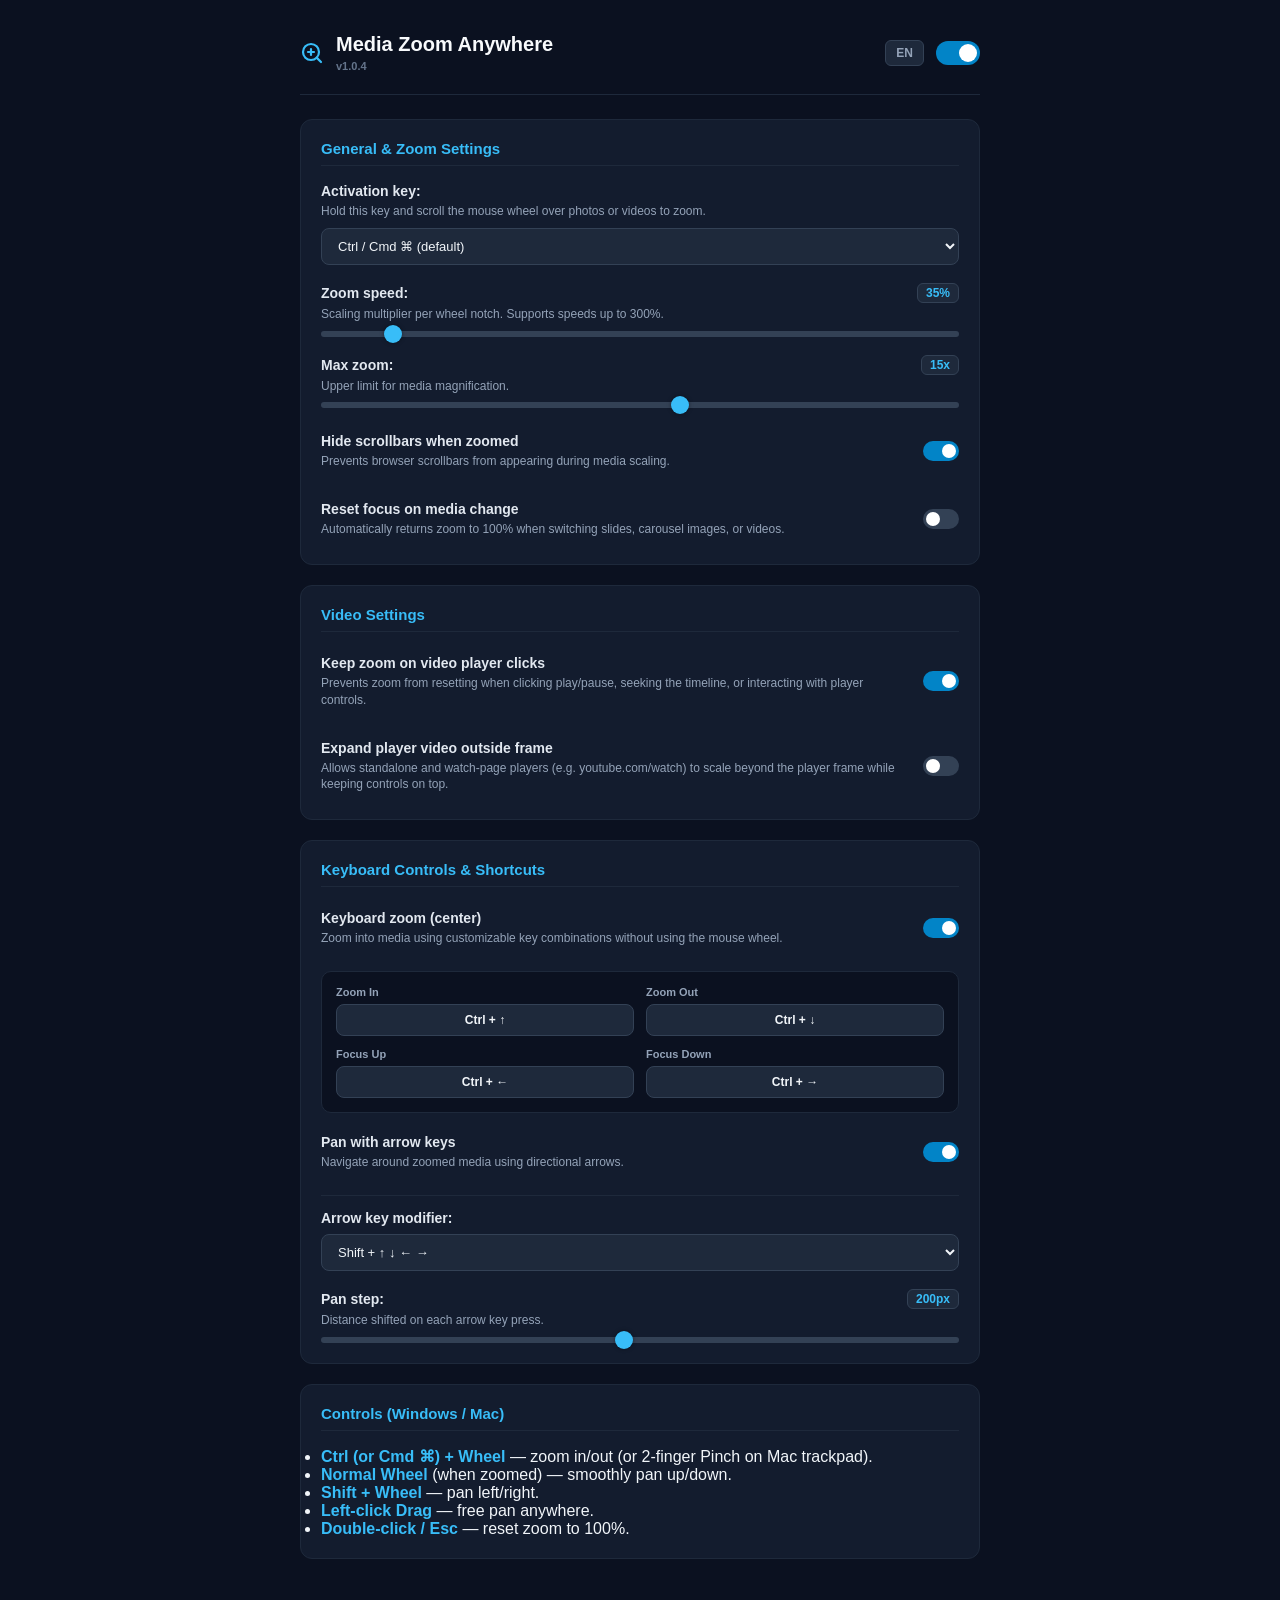
<file: options/options.html>
<!DOCTYPE html>
<html lang="en">
<head>
  <meta charset="UTF-8">
  <title>Media Zoom Anywhere — Settings</title>
  <link rel="stylesheet" href="options.css">
</head>
<body>
  <div class="container">
    <header class="header">
      <div class="logo">
        <svg width="24" height="24" viewBox="0 0 24 24" fill="none" stroke="currentColor" stroke-width="2.2" stroke-linecap="round" stroke-linejoin="round">
          <circle cx="11" cy="11" r="8"></circle>
          <line x1="21" y1="21" x2="16.65" y2="16.65"></line>
          <line x1="11" y1="8" x2="11" y2="14"></line>
          <line x1="8" y1="11" x2="14" y2="11"></line>
        </svg>
        <div class="logo-text">
          <h1>Media Zoom Anywhere</h1>
          <span class="version-tag">v1.0.4</span>
        </div>
      </div>
      <div class="header-actions">
        <button id="langToggle" class="lang-btn" title="Switch language">EN</button>
        <label class="switch">
          <input type="checkbox" id="toggleEnabled" checked>
          <span class="slider"></span>
        </label>
      </div>
    </header>

    <main class="content">
      <!-- Section 1: General & Zooming -->
      <section class="card">
        <h2 class="section-title" data-i18n="secGeneral">General & Zoom Settings</h2>
        
        <div class="setting-row">
          <div class="setting-info">
            <label for="modifierKey" class="setting-label" data-i18n="modifierLabel">Activation key:</label>
            <p class="setting-desc" data-i18n="modifierDesc">Hold this key and scroll the mouse wheel over photos or videos to zoom.</p>
          </div>
          <div class="custom-select-group">
            <select id="modifierKey">
              <option value="ctrl" data-i18n="optCtrl">Ctrl / Cmd ⌘ (default)</option>
              <option value="alt" data-i18n="optAlt">Alt / Option ⌥</option>
              <option value="shift" data-i18n="optShift">Shift</option>
              <option value="custom" data-i18n="optCustom">Custom...</option>
            </select>
            <div id="customActivationRow" class="custom-key-row" style="display: none;">
              <button type="button" id="recordCustomActivation" class="kbd-btn">Z</button>
            </div>
          </div>
        </div>

        <div class="setting-row">
          <div class="setting-info">
            <div class="label-with-value">
              <label for="zoomSpeed" class="setting-label" data-i18n="zoomSpeedLabel">Zoom speed:</label>
              <span id="zoomSpeedVal" class="value-badge">35%</span>
            </div>
            <p class="setting-desc" data-i18n="zoomSpeedDesc">Scaling multiplier per wheel notch. Supports speeds up to 300%.</p>
          </div>
          <input type="range" id="zoomSpeed" min="1.05" max="4.00" step="0.01" value="1.35">
        </div>

        <div class="setting-row">
          <div class="setting-info">
            <div class="label-with-value">
              <label for="maxZoom" class="setting-label" data-i18n="maxZoomLabel">Max zoom:</label>
              <span id="maxZoomVal" class="value-badge">15x</span>
            </div>
            <p class="setting-desc" data-i18n="maxZoomDesc">Upper limit for media magnification.</p>
          </div>
          <input type="range" id="maxZoom" min="2" max="25" step="1" value="15">
        </div>

        <div class="setting-row toggle-row">
          <div class="setting-info">
            <label for="toggleHideScrollbars" class="setting-label" data-i18n="hideScrollbarsLabel">Hide scrollbars when zoomed</label>
            <p class="setting-desc" data-i18n="hideScrollbarsDesc">Prevents browser scrollbars from appearing during media scaling.</p>
          </div>
          <label class="switch switch-sm">
            <input type="checkbox" id="toggleHideScrollbars" checked>
            <span class="slider"></span>
          </label>
        </div>

        <div class="setting-row toggle-row">
          <div class="setting-info">
            <label for="toggleResetOnMediaChange" class="setting-label" data-i18n="resetOnMediaChangeLabel">Reset focus on media change</label>
            <p class="setting-desc" data-i18n="resetOnMediaChangeDesc">Automatically returns zoom to 100% when switching slides, carousel images, or videos.</p>
          </div>
          <label class="switch switch-sm">
            <input type="checkbox" id="toggleResetOnMediaChange">
            <span class="slider"></span>
          </label>
        </div>
      </section>

      <!-- Section 2: Video Settings -->
      <section class="card">
        <h2 class="section-title" data-i18n="secVideo">Video Settings</h2>

        <div class="setting-row toggle-row">
          <div class="setting-info">
            <label for="toggleKeepVideoZoomOnClicks" class="setting-label" data-i18n="keepVideoZoomOnClicksLabel">Keep zoom on video player clicks</label>
            <p class="setting-desc" data-i18n="keepVideoZoomOnClicksDesc">Prevents zoom from resetting when clicking play/pause, seeking the timeline, or interacting with player controls.</p>
          </div>
          <label class="switch switch-sm">
            <input type="checkbox" id="toggleKeepVideoZoomOnClicks" checked>
            <span class="slider"></span>
          </label>
        </div>

        <!-- Expand preview video outside frame (Temporarily hidden & disabled, see TODO.md) -->
        <div class="setting-row toggle-row" style="display: none;">
          <div class="setting-info">
            <label for="toggleExpandPreviewVideos" class="setting-label" data-i18n="expandPreviewVideosLabel">Expand preview video outside frame</label>
            <p class="setting-desc" data-i18n="expandPreviewVideosDesc">Allows hover preview videos in feeds (YouTube, X/Twitter, etc.) to break out of their card frame over surrounding elements, just like photos.</p>
          </div>
          <label class="switch switch-sm">
            <input type="checkbox" id="toggleExpandPreviewVideos">
            <span class="slider"></span>
          </label>
        </div>

        <div class="setting-row toggle-row">
          <div class="setting-info">
            <label for="toggleExpandPlayerVideos" class="setting-label" data-i18n="expandPlayerVideosLabel">Expand player video outside frame</label>
            <p class="setting-desc" data-i18n="expandPlayerVideosDesc">Allows standalone and watch-page players (e.g. youtube.com/watch) to scale beyond the player frame while keeping controls on top.</p>
          </div>
          <label class="switch switch-sm">
            <input type="checkbox" id="toggleExpandPlayerVideos">
            <span class="slider"></span>
          </label>
        </div>
      </section>

      <!-- Section 3: Keyboard Controls & Shortcuts -->
      <section class="card">
        <h2 class="section-title" data-i18n="secKeyboard">Keyboard Controls & Shortcuts</h2>

        <div class="setting-row toggle-row">
          <div class="setting-info">
            <label for="toggleKeyboardZoom" class="setting-label" data-i18n="kbdZoomLabel">Keyboard zoom (center)</label>
            <p class="setting-desc" data-i18n="kbdZoomDesc">Zoom into media using customizable key combinations without using the mouse wheel.</p>
          </div>
          <label class="switch switch-sm">
            <input type="checkbox" id="toggleKeyboardZoom" checked>
            <span class="slider"></span>
          </label>
        </div>

        <div class="kbd-bindings" id="kbdBindings">
          <div class="kbd-field">
            <span data-i18n="kbdInLabel">Zoom In</span>
            <button type="button" id="bindZoomIn" class="kbd-btn">Ctrl + ↑</button>
          </div>
          <div class="kbd-field">
            <span data-i18n="kbdOutLabel">Zoom Out</span>
            <button type="button" id="bindZoomOut" class="kbd-btn">Ctrl + ↓</button>
          </div>
          <div class="kbd-field">
            <span data-i18n="kbdPanUpLabel">Focus Up</span>
            <button type="button" id="bindPanUp" class="kbd-btn">Ctrl + ←</button>
          </div>
          <div class="kbd-field">
            <span data-i18n="kbdPanDownLabel">Focus Down</span>
            <button type="button" id="bindPanDown" class="kbd-btn">Ctrl + →</button>
          </div>
        </div>

        <div class="setting-row toggle-row" style="margin-top: 14px;">
          <div class="setting-info">
            <label for="toggleKeyboardPan" class="setting-label" data-i18n="kbdPanLabel">Pan with arrow keys</label>
            <p class="setting-desc" data-i18n="kbdPanDesc">Navigate around zoomed media using directional arrows.</p>
          </div>
          <label class="switch switch-sm">
            <input type="checkbox" id="toggleKeyboardPan" checked>
            <span class="slider"></span>
          </label>
        </div>

        <div class="kbd-pan-options" id="kbdPanOptions">
          <div class="setting-row">
            <label for="kbdPanModifier" class="setting-label" data-i18n="panModifierLabel">Arrow key modifier:</label>
            <div class="custom-select-group">
              <select id="kbdPanModifier">
                <option value="none" data-i18n="optPanNone">↑ ↓ ← → (Arrows only)</option>
                <option value="shift" data-i18n="optPanShift" selected>Shift + ↑ ↓ ← →</option>
                <option value="alt" data-i18n="optPanAlt">Alt + ↑ ↓ ← →</option>
                <option value="ctrl" data-i18n="optPanCtrl">Ctrl / Cmd + ↑ ↓ ← →</option>
                <option value="custom" data-i18n="optCustom">Custom...</option>
              </select>
              <div id="customPanModifierRow" class="custom-key-row" style="display: none;">
                <button type="button" id="recordCustomPanModifier" class="kbd-btn">Ctrl + Shift</button>
              </div>
            </div>
          </div>

          <div class="setting-row">
            <div class="setting-info">
              <div class="label-with-value">
                <label for="keyboardPanStep" class="setting-label" data-i18n="kbdPanStepLabel">Pan step:</label>
                <span id="keyboardPanStepVal" class="value-badge">200px</span>
              </div>
              <p class="setting-desc" data-i18n="kbdPanStepDesc">Distance shifted on each arrow key press.</p>
            </div>
            <input type="range" id="keyboardPanStep" min="20" max="400" step="5" value="200">
          </div>
        </div>
      </section>

      <!-- Section 4: Controls Reference -->
      <section class="card">
        <h2 class="section-title" data-i18n="controlsTitle">Controls (Windows / Mac)</h2>
        <ul class="tips-list">
          <li data-i18n-html="tipZoom"><strong>Ctrl (or Cmd ⌘) + Wheel</strong> — zoom in/out (or 2-finger Pinch on Mac trackpad).</li>
          <li data-i18n-html="tipWheelPan"><strong>Normal Wheel</strong> (when zoomed) — smoothly pan up/down.</li>
          <li data-i18n-html="tipShiftPan"><strong>Shift + Wheel</strong> — pan left/right.</li>
          <li data-i18n-html="tipDrag"><strong>Left-click Drag</strong> — free pan anywhere.</li>
          <li data-i18n-html="tipReset"><strong>Double-click / Esc</strong> — reset zoom to 100%.</li>
        </ul>
      </section>
    </main>
  </div>

  <script src="options.js"></script>
</body>
</html>
</file>
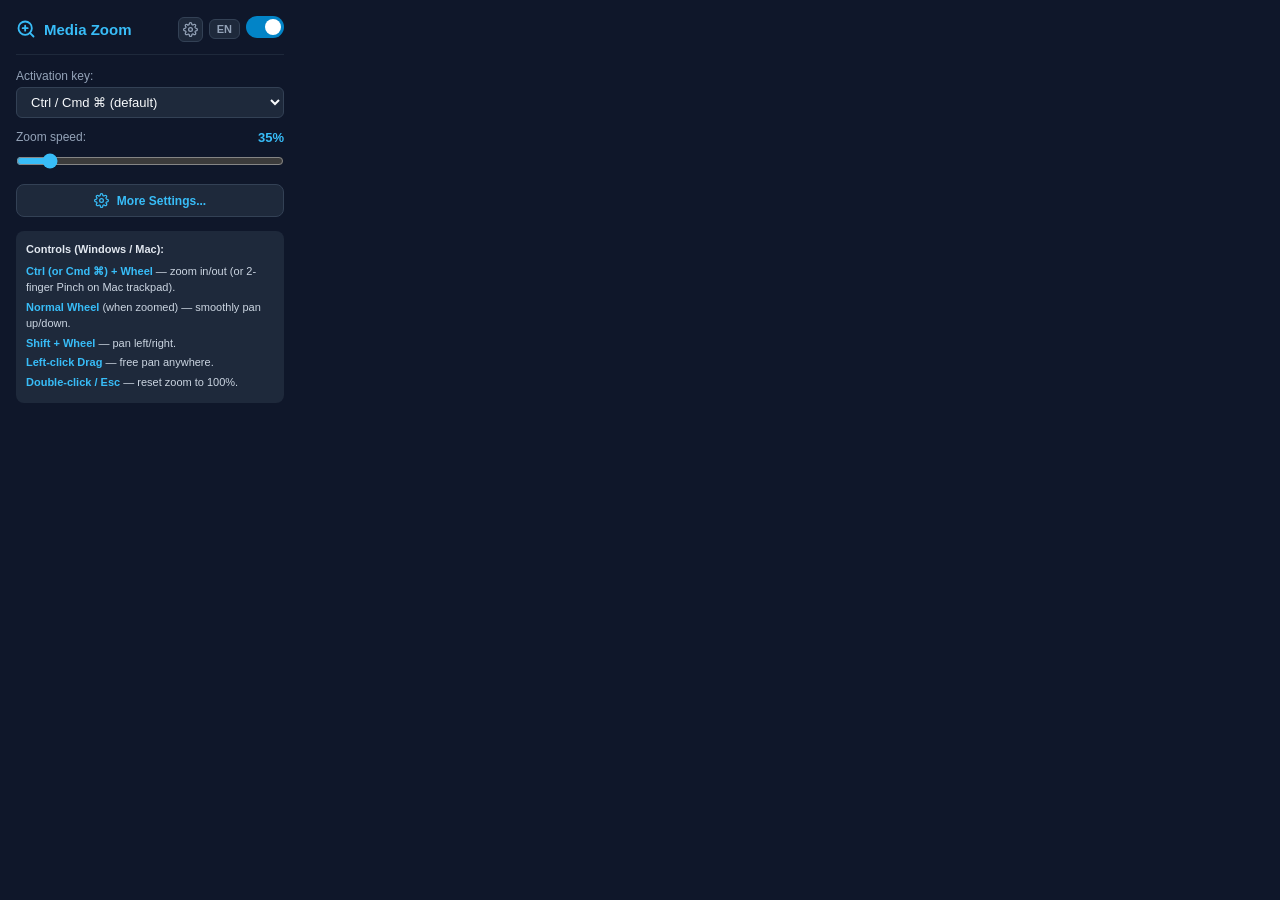
<file: popup/popup.html>
<!DOCTYPE html>
<html lang="en">
<head>
  <meta charset="UTF-8">
  <title>Media Zoom Settings</title>
  <link rel="stylesheet" href="popup.css">
</head>
<body>
  <div class="header">
    <div class="logo">
      <svg width="20" height="20" viewBox="0 0 24 24" fill="none" stroke="currentColor" stroke-width="2.2" stroke-linecap="round" stroke-linejoin="round">
        <circle cx="11" cy="11" r="8"></circle>
        <line x1="21" y1="21" x2="16.65" y2="16.65"></line>
        <line x1="11" y1="8" x2="11" y2="14"></line>
        <line x1="8" y1="11" x2="14" y2="11"></line>
      </svg>
      <span>Media Zoom</span>
    </div>
    <div class="header-actions">
      <button id="openOptionsBtn" class="icon-btn" title="Open Settings" aria-label="Open Settings">
        <svg width="15" height="15" viewBox="0 0 24 24" fill="none" stroke="currentColor" stroke-width="2" stroke-linecap="round" stroke-linejoin="round">
          <circle cx="12" cy="12" r="3"></circle>
          <path d="M19.4 15a1.65 1.65 0 0 0 .33 1.82l.06.06a2 2 0 0 1 0 2.83 2 2 0 0 1-2.83 0l-.06-.06a1.65 1.65 0 0 0-1.82-.33 1.65 1.65 0 0 0-1 1.51V21a2 2 0 0 1-2 2 2 2 0 0 1-2-2v-.09A1.65 1.65 0 0 0 9 19.4a1.65 1.65 0 0 0-1.82.33l-.06.06a2 2 0 0 1-2.83 0 2 2 0 0 1 0-2.83l.06-.06a1.65 1.65 0 0 0 .33-1.82 1.65 1.65 0 0 0-1.51-1H3a2 2 0 0 1-2-2 2 2 0 0 1 2-2h.09A1.65 1.65 0 0 0 4.6 9a1.65 1.65 0 0 0-.33-1.82l-.06-.06a2 2 0 0 1 0-2.83 2 2 0 0 1 2.83 0l.06.06a1.65 1.65 0 0 0 1.82.33H9a1.65 1.65 0 0 0 1-1.51V3a2 2 0 0 1 2-2 2 2 0 0 1 2 2v.09a1.65 1.65 0 0 0 1 1.51 1.65 1.65 0 0 0 1.82-.33l.06-.06a2 2 0 0 1 2.83 0 2 2 0 0 1 0 2.83l-.06.06a1.65 1.65 0 0 0-.33 1.82V9a1.65 1.65 0 0 0 1.51 1H21a2 2 0 0 1 2 2 2 2 0 0 1-2 2h-.09a1.65 1.65 0 0 0-1.51 1z"></path>
        </svg>
      </button>
      <button id="langToggle" class="lang-btn" title="Switch language">EN</button>
      <label class="switch">
        <input type="checkbox" id="toggleEnabled" checked>
        <span class="slider"></span>
      </label>
    </div>
  </div>

  <div class="content">
    <div class="setting-row">
      <label for="modifierKey" data-i18n="modifierLabel">Activation key:</label>
      <select id="modifierKey">
        <option value="ctrl" data-i18n="optCtrl">Ctrl / Cmd ⌘ (default)</option>
        <option value="alt" data-i18n="optAlt">Alt / Option ⌥</option>
        <option value="shift" data-i18n="optShift">Shift</option>
        <option value="custom" data-i18n="optCustom">Custom...</option>
      </select>
      <div id="customActivationRow" class="custom-key-row" style="display: none; margin-top: 6px;">
        <button type="button" id="recordCustomActivation" class="kbd-btn">Z</button>
      </div>
    </div>

    <div class="setting-row">
      <div class="label-with-value">
        <label for="zoomSpeed" data-i18n="zoomSpeedLabel">Zoom speed:</label>
        <span id="zoomSpeedVal">35%</span>
      </div>
      <input type="range" id="zoomSpeed" min="1.05" max="4.00" step="0.01" value="1.35">
    </div>

    <button type="button" id="moreSettingsBtn" class="more-settings-btn">
      <svg width="15" height="15" viewBox="0 0 24 24" fill="none" stroke="currentColor" stroke-width="2" stroke-linecap="round" stroke-linejoin="round">
        <circle cx="12" cy="12" r="3"></circle>
        <path d="M19.4 15a1.65 1.65 0 0 0 .33 1.82l.06.06a2 2 0 0 1 0 2.83 2 2 0 0 1-2.83 0l-.06-.06a1.65 1.65 0 0 0-1.82-.33 1.65 1.65 0 0 0-1 1.51V21a2 2 0 0 1-2 2 2 2 0 0 1-2-2v-.09A1.65 1.65 0 0 0 9 19.4a1.65 1.65 0 0 0-1.82.33l-.06.06a2 2 0 0 1-2.83 0 2 2 0 0 1 0-2.83l.06-.06a1.65 1.65 0 0 0 .33-1.82 1.65 1.65 0 0 0-1.51-1H3a2 2 0 0 1-2-2 2 2 0 0 1 2-2h.09A1.65 1.65 0 0 0 4.6 9a1.65 1.65 0 0 0-.33-1.82l-.06-.06a2 2 0 0 1 0-2.83 2 2 0 0 1 2.83 0l.06.06a1.65 1.65 0 0 0 1.82.33H9a1.65 1.65 0 0 0 1-1.51V3a2 2 0 0 1 2-2 2 2 0 0 1 2 2v.09a1.65 1.65 0 0 0 1 1.51 1.65 1.65 0 0 0 1.82-.33l.06-.06a2 2 0 0 1 2.83 0 2 2 0 0 1 0 2.83l-.06.06a1.65 1.65 0 0 0-.33 1.82V9a1.65 1.65 0 0 0 1.51 1H21a2 2 0 0 1 2 2 2 2 0 0 1-2 2h-.09a1.65 1.65 0 0 0-1.51 1z"></path>
      </svg>
      <span data-i18n="moreSettingsLabel">More Settings...</span>
    </button>

    <div class="tips">
      <div class="tip-title" data-i18n="controlsTitle">Controls (Windows / Mac):</div>
      <ul>
        <li data-i18n-html="tipZoom"><strong>Ctrl (or Cmd ⌘) + Wheel</strong> — zoom in/out (or 2-finger Pinch on Mac trackpad).</li>
        <li data-i18n-html="tipWheelPan"><strong>Normal Wheel</strong> (when zoomed) — smoothly pan up/down.</li>
        <li data-i18n-html="tipShiftPan"><strong>Shift + Wheel</strong> — pan left/right.</li>
        <li data-i18n-html="tipDrag"><strong>Left-click Drag</strong> — free pan anywhere.</li>
        <li data-i18n-html="tipReset"><strong>Double-click / Esc</strong> — reset zoom to 100%.</li>
      </ul>
    </div>
  </div>

  <script src="popup.js"></script>
</body>
</html>
</file>
<file: options/options.css>
* {
  box-sizing: border-box;
  margin: 0;
  padding: 0;
  font-family: -apple-system, BlinkMacSystemFont, "Segoe UI", Roboto, sans-serif;
}

body {
  background-color: #0b1120;
  color: #f1f5f9;
  min-height: 100vh;
  padding: 32px 16px;
  display: flex;
  justify-content: center;
}

.container {
  width: 100%;
  max-width: 680px;
}

/* Header */
.header {
  display: flex;
  align-items: center;
  justify-content: space-between;
  padding-bottom: 20px;
  border-bottom: 1px solid #1e293b;
  margin-bottom: 24px;
}

.logo {
  display: flex;
  align-items: center;
  gap: 12px;
  color: #38bdf8;
}

.logo-text h1 {
  font-size: 20px;
  font-weight: 700;
  color: #f8fafc;
  line-height: 1.2;
}

.version-tag {
  font-size: 11px;
  font-weight: 600;
  color: #64748b;
}

.header-actions {
  display: flex;
  align-items: center;
  gap: 12px;
}

.lang-btn {
  background: #1e293b;
  color: #94a3b8;
  border: 1px solid #334155;
  border-radius: 6px;
  padding: 5px 10px;
  font-size: 12px;
  font-weight: 700;
  cursor: pointer;
  transition: all 0.2s ease;
}

.lang-btn:hover {
  color: #f8fafc;
  border-color: #38bdf8;
}

/* Switch */
.switch {
  position: relative;
  display: inline-block;
  width: 44px;
  height: 24px;
}

.switch input {
  opacity: 0;
  width: 0;
  height: 0;
}

.slider {
  position: absolute;
  cursor: pointer;
  top: 0;
  left: 0;
  right: 0;
  bottom: 0;
  background-color: #334155;
  transition: 0.25s;
  border-radius: 24px;
}

.slider:before {
  position: absolute;
  content: "";
  height: 18px;
  width: 18px;
  left: 3px;
  bottom: 3px;
  background-color: white;
  transition: 0.25s;
  border-radius: 50%;
}

input:checked + .slider {
  background-color: #0284c7;
}

input:checked + .slider:before {
  transform: translateX(20px);
}

.switch-sm {
  width: 36px;
  height: 20px;
}

.switch-sm .slider:before {
  height: 14px;
  width: 14px;
}

.switch-sm input:checked + .slider:before {
  transform: translateX(16px);
}

/* Cards */
.card {
  background-color: #131c2e;
  border: 1px solid #1e293b;
  border-radius: 12px;
  padding: 20px;
  margin-bottom: 20px;
}

.section-title {
  font-size: 15px;
  font-weight: 700;
  color: #38bdf8;
  margin-bottom: 16px;
  padding-bottom: 8px;
  border-bottom: 1px solid #1e293b;
}

.setting-row {
  display: flex;
  flex-direction: column;
  gap: 8px;
  margin-bottom: 18px;
}

.setting-row:last-child {
  margin-bottom: 0;
}

.setting-row.toggle-row {
  flex-direction: row;
  justify-content: space-between;
  align-items: center;
  gap: 16px;
  padding-top: 6px;
  padding-bottom: 6px;
}

.setting-info {
  flex: 1;
}

.setting-label {
  font-size: 14px;
  font-weight: 600;
  color: #e2e8f0;
}

.label-with-value {
  display: flex;
  justify-content: space-between;
  align-items: center;
  width: 100%;
}

.value-badge {
  font-size: 12px;
  font-weight: 700;
  color: #38bdf8;
  background: #1e293b;
  padding: 2px 8px;
  border-radius: 6px;
  border: 1px solid #334155;
}

.setting-desc {
  font-size: 12px;
  color: #94a3b8;
  margin-top: 3px;
  line-height: 1.4;
}

/* Form Controls */
select {
  width: 100%;
  background-color: #1e293b;
  color: #f1f5f9;
  border: 1px solid #334155;
  border-radius: 8px;
  padding: 9px 12px;
  font-size: 13px;
  outline: none;
  cursor: pointer;
  transition: border-color 0.2s;
}

select:focus {
  border-color: #38bdf8;
}

input[type="range"] {
  -webkit-appearance: none;
  width: 100%;
  height: 6px;
  border-radius: 4px;
  background: #334155;
  outline: none;
  cursor: pointer;
}

input[type="range"]::-webkit-slider-thumb {
  -webkit-appearance: none;
  width: 18px;
  height: 18px;
  border-radius: 50%;
  background: #38bdf8;
  box-shadow: 0 0 4px rgba(0, 0, 0, 0.4);
  transition: transform 0.1s, background-color 0.2s;
}

input[type="range"]::-webkit-slider-thumb:hover {
  transform: scale(1.15);
  background-color: #7dd3fc;
}

/* Keybindings */
.kbd-bindings {
  display: grid;
  grid-template-columns: repeat(2, 1fr);
  gap: 12px;
  margin-top: 14px;
  padding: 14px;
  background-color: #0b1120;
  border: 1px solid #1e293b;
  border-radius: 10px;
}

.kbd-field {
  display: flex;
  flex-direction: column;
  gap: 6px;
}

.kbd-field span {
  font-size: 11px;
  font-weight: 600;
  color: #94a3b8;
}

.kbd-btn {
  background-color: #1e293b;
  border: 1px solid #334155;
  border-radius: 8px;
  padding: 8px 10px;
  color: #f1f5f9;
  font-size: 12px;
  font-weight: 600;
  cursor: pointer;
  transition: all 0.2s;
  text-align: center;
}

.kbd-btn:hover {
  border-color: #38bdf8;
  color: #38bdf8;
}

.kbd-btn.recording {
  border-color: #f59e0b;
  color: #fbbf24;
  background-color: rgba(245, 158, 11, 0.15);
}

.kbd-pan-options {
  margin-top: 14px;
  padding-top: 14px;
  border-top: 1px solid #1e293b;
}

.custom-select-group {
  display: flex;
  flex-direction: column;
  gap: 8px;
}

.custom-key-row {
  display: flex;
  align-items: center;
  gap: 8px;
}

.custom-key-row .kbd-btn {
  width: auto;
  min-width: 130px;
  max-width: 240px;
  text-align: center;
}
  border-top: 1px solid #1e293b;
}

/* Tips list */
.tips-list {
  list-style: none;
  display: flex;
  flex-direction: column;
  gap: 8px;
  font-size: 13px;
  color: #cbd5e1;
  line-height: 1.5;
}

.tips-list strong {
  color: #38bdf8;
}
</file>
<file: popup/popup.css>
* {
  box-sizing: border-box;
  margin: 0;
  padding: 0;
  font-family: -apple-system, BlinkMacSystemFont, "Segoe UI", Roboto, sans-serif;
}

body {
  width: 300px;
  background-color: #0f172a;
  color: #f1f5f9;
  padding: 16px;
  font-size: 13px;
  user-select: none;
}

.header {
  display: flex;
  align-items: center;
  justify-content: space-between;
  padding-bottom: 12px;
  border-bottom: 1px solid #1e293b;
  margin-bottom: 14px;
}

.logo {
  display: flex;
  align-items: center;
  gap: 8px;
  font-weight: 700;
  font-size: 15px;
  color: #38bdf8;
}

.header-actions {
  display: flex;
  align-items: center;
  gap: 6px;
}

.icon-btn {
  background: #1e293b;
  color: #94a3b8;
  border: 1px solid #334155;
  border-radius: 6px;
  padding: 4px;
  display: flex;
  align-items: center;
  justify-content: center;
  cursor: pointer;
  transition: all 0.2s ease;
}

.icon-btn:hover {
  color: #f8fafc;
  border-color: #38bdf8;
}

.more-settings-btn {
  width: 100%;
  display: flex;
  align-items: center;
  justify-content: center;
  gap: 8px;
  padding: 8px 12px;
  margin-top: 10px;
  background-color: #1e293b;
  color: #38bdf8;
  border: 1px solid #334155;
  border-radius: 8px;
  font-size: 12px;
  font-weight: 600;
  cursor: pointer;
  transition: all 0.2s ease;
}

.more-settings-btn:hover {
  background-color: #273549;
  border-color: #38bdf8;
  color: #7dd3fc;
}

.lang-btn {
  background: #1e293b;
  color: #94a3b8;
  border: 1px solid #334155;
  border-radius: 6px;
  padding: 3px 7px;
  font-size: 11px;
  font-weight: 700;
  cursor: pointer;
  transition: all 0.2s ease;
}

.lang-btn:hover {
  color: #f8fafc;
  border-color: #38bdf8;
}

/* Switch */
.switch {
  position: relative;
  display: inline-block;
  width: 38px;
  height: 22px;
}

.switch input {
  opacity: 0;
  width: 0;
  height: 0;
}

.slider {
  position: absolute;
  cursor: pointer;
  top: 0;
  left: 0;
  right: 0;
  bottom: 0;
  background-color: #334155;
  transition: 0.25s;
  border-radius: 22px;
}

.slider:before {
  position: absolute;
  content: "";
  height: 16px;
  width: 16px;
  left: 3px;
  bottom: 3px;
  background-color: white;
  transition: 0.25s;
  border-radius: 50%;
}

input:checked + .slider {
  background-color: #0284c7;
}

input:checked + .slider:before {
  transform: translateX(16px);
}

/* Setting rows */
.setting-row {
  margin-bottom: 12px;
}

.label-with-value {
  display: flex;
  justify-content: space-between;
  margin-bottom: 5px;
}

label {
  color: #94a3b8;
  font-size: 12px;
  display: block;
  margin-bottom: 4px;
}

select {
  width: 100%;
  padding: 6px 10px;
  background-color: #1e293b;
  border: 1px solid #334155;
  border-radius: 6px;
  color: #f8fafc;
  font-size: 13px;
  outline: none;
}

select:focus {
  border-color: #38bdf8;
}

input[type="range"] {
  width: 100%;
  accent-color: #38bdf8;
  cursor: pointer;
}

#zoomSpeedVal, #maxZoomVal, #keyboardPanStepVal {
  color: #38bdf8;
  font-weight: 600;
}

/* Keyboard zoom section */
.kbd-section {
  padding-top: 8px;
  border-top: 1px solid #1e293b;
}

.kbd-header {
  display: flex;
  align-items: center;
  justify-content: space-between;
}

.kbd-header label:first-child {
  margin-bottom: 0;
  cursor: pointer;
}

.switch-sm {
  width: 32px;
  height: 18px;
}

.switch-sm .slider:before {
  height: 12px;
  width: 12px;
  left: 3px;
  bottom: 3px;
}

.switch-sm input:checked + .slider:before {
  transform: translateX(14px);
}

.kbd-bindings {
  display: grid;
  grid-template-columns: 1fr 1fr;
  gap: 8px;
  margin-top: 10px;
}

.kbd-pan-options {
  margin-top: 8px;
}

.kbd-pan-options select {
  font-size: 12px;
  padding: 5px 8px;
}

.kbd-field {
  display: flex;
  flex-direction: column;
  gap: 4px;
}

.kbd-field span {
  font-size: 11px;
  color: #94a3b8;
}

.kbd-btn {
  width: 100%;
  padding: 6px 8px;
  background-color: #1e293b;
  border: 1px solid #334155;
  border-radius: 6px;
  color: #f8fafc;
  font-size: 11px;
  font-weight: 600;
  cursor: pointer;
  text-align: center;
  transition: all 0.2s ease;
  white-space: nowrap;
  overflow: hidden;
  text-overflow: ellipsis;
}

.kbd-btn:hover {
  border-color: #38bdf8;
}

.kbd-btn.recording {
  border-color: #f59e0b;
  color: #fbbf24;
  background-color: rgba(245, 158, 11, 0.12);
}

.custom-key-row {
  display: flex;
  align-items: center;
  gap: 8px;
}

/* Tips */
.tips {
  margin-top: 14px;
  padding: 10px;
  background-color: #1e293b;
  border-radius: 8px;
  font-size: 11px;
  color: #cbd5e1;
  line-height: 1.5;
}

.tip-title {
  font-weight: 600;
  color: #e2e8f0;
  margin-bottom: 5px;
}

.tips ul {
  list-style: none;
  padding-left: 0;
}

.tips li {
  margin-bottom: 3px;
}

.tips strong {
  color: #38bdf8;
}
</file>
